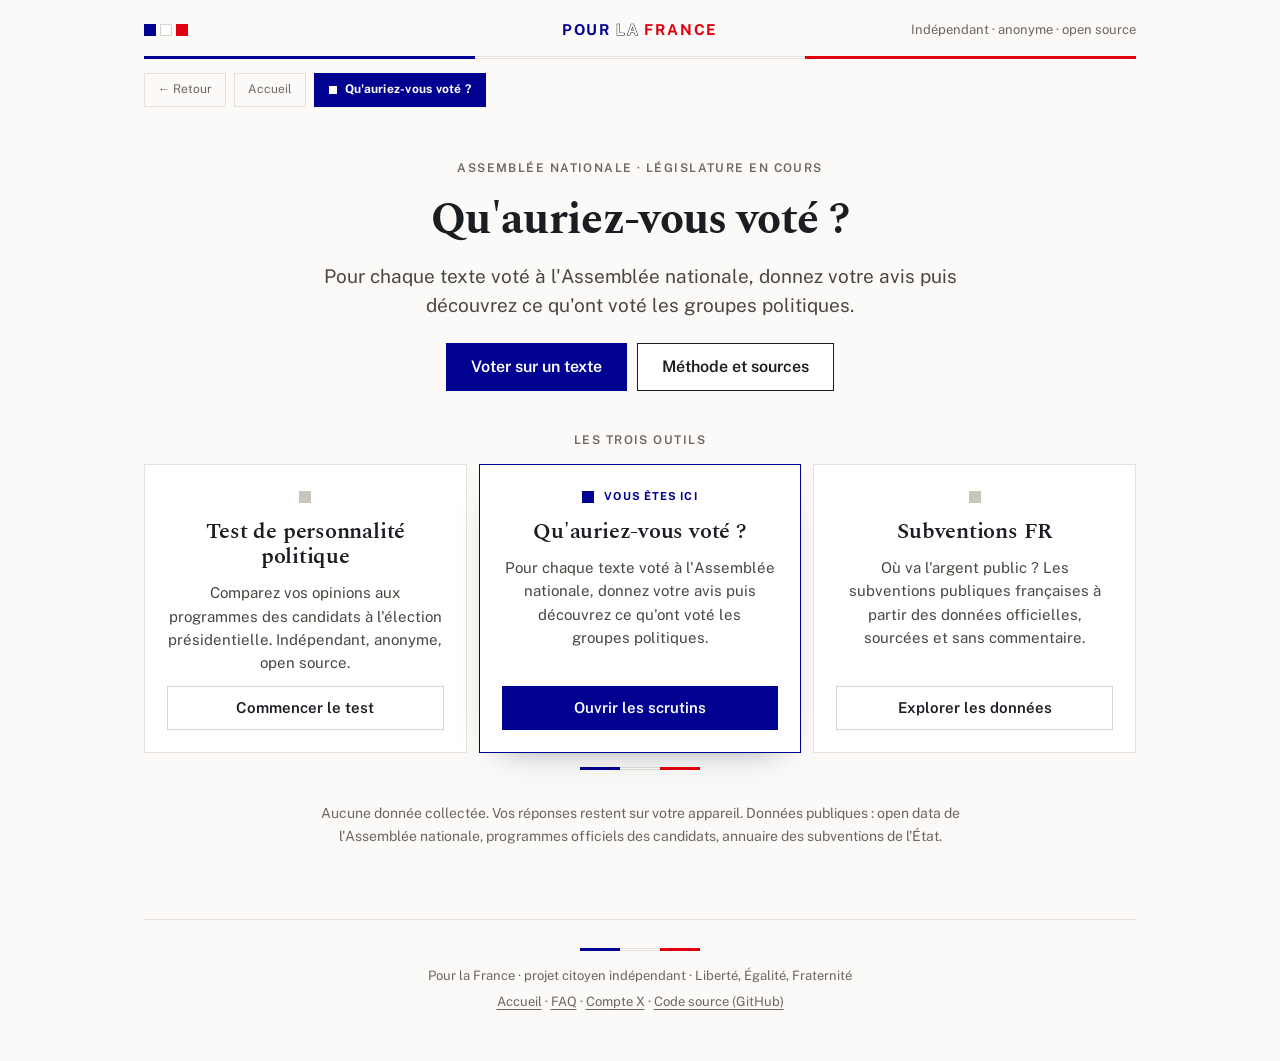
<file: index.html>
<!doctype html>
<html lang="fr">
<head>
  <meta charset="utf-8" />
  <meta name="viewport" content="width=device-width, initial-scale=1" />
  <title>Qu'auriez-vous voté ? · Votes à l'Assemblée nationale</title>
  <meta name="description" content="Pour chaque texte voté à l'Assemblée nationale, donnez votre avis, puis découvrez ce qu'ont voté les groupes politiques. Aucune donnée n'est collectée." />
  <link rel="icon" type="image/svg+xml" href="data:image/svg+xml,%3Csvg xmlns='http://www.w3.org/2000/svg' viewBox='0 0 3 2'%3E%3Crect width='1' height='2' fill='%23000091'/%3E%3Crect x='1' width='1' height='2' fill='%23fff'/%3E%3Crect x='2' width='1' height='2' fill='%23E1000F'/%3E%3C/svg%3E">
  <link rel="preconnect" href="https://fonts.googleapis.com" />
  <link rel="preconnect" href="https://fonts.gstatic.com" crossorigin />
  <link href="https://fonts.googleapis.com/css2?family=Public+Sans:wght@400;500;600;700&family=Spectral:wght@600;700&display=swap" rel="stylesheet" />
  <link rel="stylesheet" href="charte.css" />
</head>
<body class="plf">

<div class="plf-wrap">
  <header class="plf-marque">
    <span class="plf-drapeau" aria-hidden="true"><span></span><span></span><span></span></span>
    <span class="plf-marque-nom"><span class="plf-mot-bleu">Pour</span> <span class="plf-mot-blanc">la</span> <span class="plf-mot-rouge">France</span></span>
    <span class="plf-marque-devise">Indépendant · anonyme · open source</span>
  </header>
  <div class="plf-filet-tricolore" aria-hidden="true"><span></span><span></span><span></span></div>
  <nav class="plf-nav">
    <a href="index.html" onclick="if(history.length>1){history.back();return false}">← Retour</a>
    <a href="index.html">Accueil</a>
    <span class="plf-nav-site" aria-current="page">Qu'auriez-vous voté&nbsp;?</span>
  </nav>

  <main>
    <section class="plf-garde-hero">
      <span class="plf-kicker">Assemblée nationale · législature en cours</span>
      <h1>Qu'auriez-vous voté&nbsp;?</h1>
      <p>Pour chaque texte voté à l'Assemblée nationale, donnez votre avis puis découvrez ce qu'ont voté les groupes politiques.</p>
      <div class="plf-garde-actions">
        <a class="plf-btn" href="scrutins.html">Voter sur un texte</a>
        <a class="plf-btn-2" href="https://pourlafrance.github.io/Test-de-personnalite-politique/faq.html#vote">Méthode et sources</a>
      </div>
    </section>

    <section class="plf-garde-outils" aria-label="Les trois outils">
      <span class="plf-kicker">Les trois outils</span>
      <div class="plf-cartes">

        <article class="plf-carte">
          <div class="plf-carte-tete"><span class="plf-carre"></span></div>
          <h3>Test de personnalité politique</h3>
          <p>Comparez vos opinions aux programmes des candidats à l'élection présidentielle. Indépendant, anonyme, open source.</p>
          <a class="plf-carte-btn" href="https://pourlafrance.github.io/Test-de-personnalite-politique/">Commencer le test</a>
        </article>

        <article class="plf-carte plf-carte--ici">
          <div class="plf-carte-tete">
            <span class="plf-carre"></span>
            <span class="plf-ici-label">Vous êtes ici</span>
          </div>
          <h3>Qu'auriez-vous voté&nbsp;?</h3>
          <p>Pour chaque texte voté à l'Assemblée nationale, donnez votre avis puis découvrez ce qu'ont voté les groupes politiques.</p>
          <a class="plf-carte-btn" href="scrutins.html">Ouvrir les scrutins</a>
        </article>

        <article class="plf-carte">
          <div class="plf-carte-tete"><span class="plf-carre"></span></div>
          <h3>Subventions FR</h3>
          <p>Où va l'argent public&nbsp;? Les subventions publiques françaises à partir des données officielles, sourcées et sans commentaire.</p>
          <a class="plf-carte-btn" href="https://pourlafrance.github.io/subvention-FR/">Explorer les données</a>
        </article>

      </div>

      <div class="plf-filet-tricolore plf-filet-tricolore--court" aria-hidden="true"><span></span><span></span><span></span></div>
      <p class="plf-garde-methode" id="methode">Aucune donnée collectée. Vos réponses restent sur votre appareil. Données publiques&nbsp;: open data de l'Assemblée nationale, programmes officiels des candidats, annuaire des subventions de l'État.</p>
    </section>
  </main>

  <footer class="plf-pied">
    <div class="plf-filet-tricolore plf-filet-tricolore--court" aria-hidden="true"><span></span><span></span><span></span></div>
    <p>Pour la France · projet citoyen indépendant · Liberté, Égalité, Fraternité</p>
      <p>
        <a href="index.html">Accueil</a> ·
        <a href="https://pourlafrance.github.io/Test-de-personnalite-politique/faq.html">FAQ</a> ·
        <a href="https://x.com/fracoiselibre" target="_blank" rel="noopener">Compte X</a> ·
        <a href="https://github.com/pourlafrance/Votre-vote" target="_blank" rel="noopener">Code source (GitHub)</a>
      </p>
  </footer>
</div>

</body>
</html>
</file>
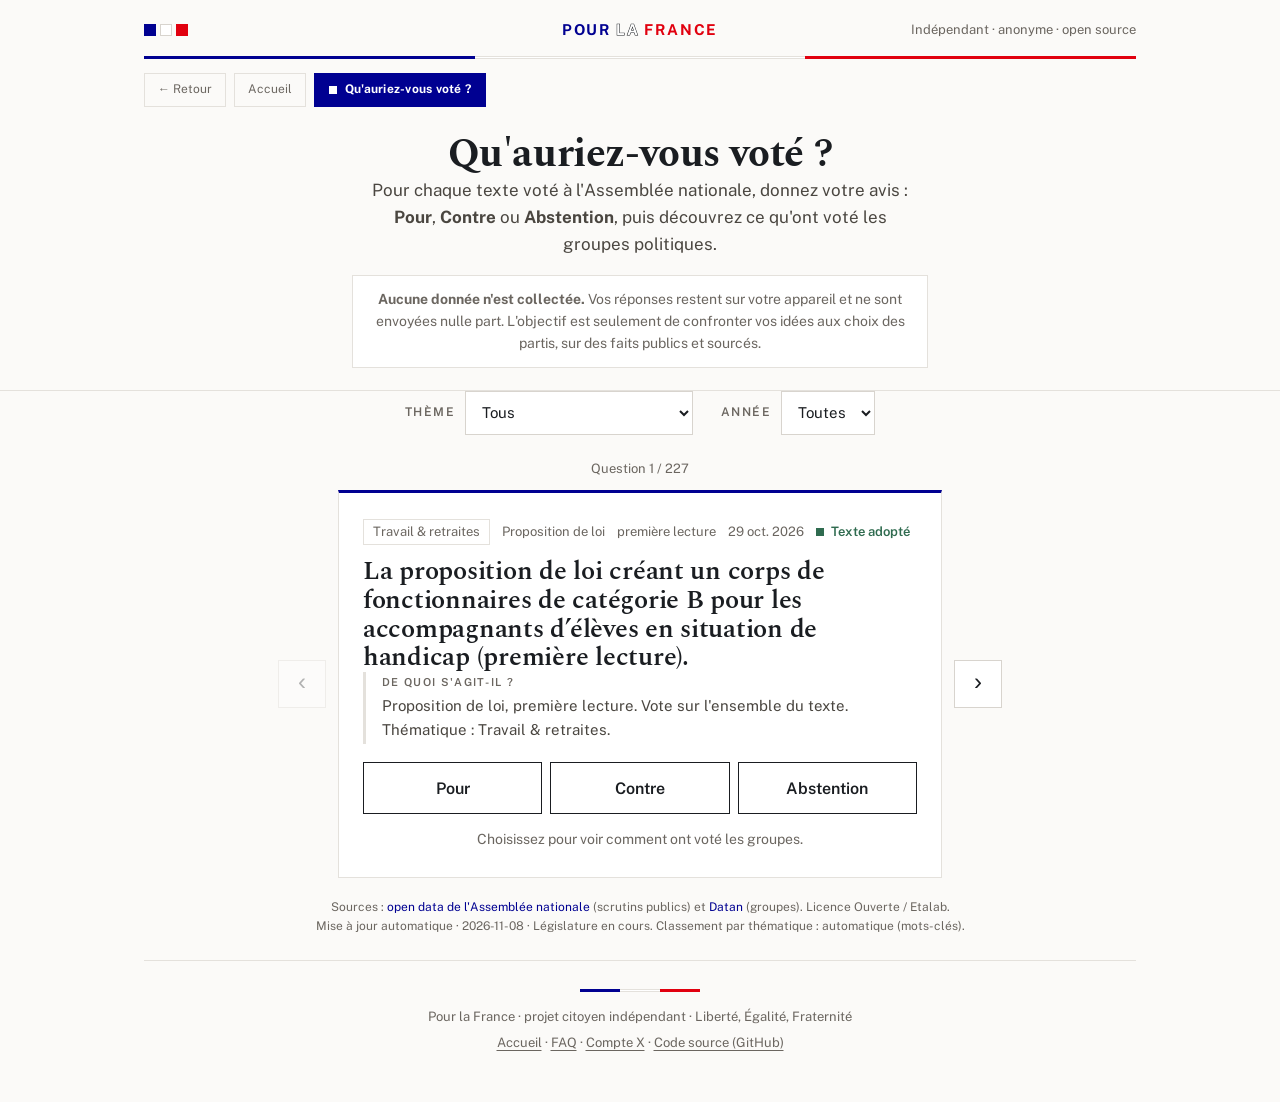
<file: scrutins.html>
<!doctype html>
<html lang="fr">
<head>
  <meta charset="utf-8" />
  <meta name="viewport" content="width=device-width, initial-scale=1" />
  <title>Les scrutins · Qu'auriez-vous voté ?</title>
  <meta name="description" content="Pour chaque texte voté à l'Assemblée nationale, donnez votre avis, puis découvrez ce qu'ont voté les groupes politiques. Aucune donnée n'est collectée." />
  <link rel="icon" type="image/svg+xml" href="data:image/svg+xml,%3Csvg xmlns='http://www.w3.org/2000/svg' viewBox='0 0 3 2'%3E%3Crect width='1' height='2' fill='%23000091'/%3E%3Crect x='1' width='1' height='2' fill='%23fff'/%3E%3Crect x='2' width='1' height='2' fill='%23E1000F'/%3E%3C/svg%3E">
  <link rel="preconnect" href="https://fonts.googleapis.com" />
  <link rel="preconnect" href="https://fonts.gstatic.com" crossorigin />
  <link href="https://fonts.googleapis.com/css2?family=Public+Sans:wght@400;500;600;700&family=Spectral:wght@600;700&display=swap" rel="stylesheet" />
  <link rel="stylesheet" href="charte.css" />
  <link rel="stylesheet" href="styles.css" />
</head>
<body class="plf">
  <a class="skip" href="#quiz">Aller aux questions</a>

  <div class="plf-wrap">
  <header class="plf-marque">
    <span class="plf-drapeau" aria-hidden="true"><span></span><span></span><span></span></span>
    <a class="plf-marque-nom" href="index.html"><span class="plf-mot-bleu">Pour</span> <span class="plf-mot-blanc">la</span> <span class="plf-mot-rouge">France</span></a>
    <span class="plf-marque-devise">Indépendant · anonyme · open source</span>
  </header>
    <div class="plf-filet-tricolore" aria-hidden="true"><span></span><span></span><span></span></div>
  <nav class="plf-nav">
    <a href="index.html" onclick="if(history.length>1){history.back();return false}">← Retour</a>
    <a href="index.html">Accueil</a>
    <span class="plf-nav-site" aria-current="page">Qu'auriez-vous voté&nbsp;?</span>
  </nav>
  </div>

  <header class="site">
    <div class="wrap">
      <h1>Qu'auriez-vous voté&nbsp;?</h1>
      <p class="lede">
        Pour chaque texte voté à l'Assemblée nationale, donnez votre avis :
        <strong>Pour</strong>, <strong>Contre</strong> ou <strong>Abstention</strong>,
        puis découvrez ce qu'ont voté les groupes politiques.
      </p>
      <p class="principe">
        <strong>Aucune donnée n'est collectée.</strong> Vos réponses restent sur votre appareil et ne sont envoyées nulle part.
        L'objectif est seulement de confronter vos idées aux choix des partis, sur des faits publics et sourcés.
      </p>
    </div>
  </header>

  <main class="wrap">
    <section class="filtres" aria-label="Filtres">
      <label class="filtre">
        <span class="flabel">Thème</span>
        <select id="themes"></select>
      </label>
      <label class="filtre">
        <span class="flabel">Année</span>
        <select id="annees"></select>
      </label>
    </section>

    <section id="quiz" aria-live="polite">
      <p id="progress" class="progress"></p>
      <div class="quiz-row">
        <button id="prev" class="nav-btn" type="button" aria-label="Texte précédent">‹</button>
        <div id="question"></div>
        <button id="next" class="nav-btn" type="button" aria-label="Texte suivant">›</button>
      </div>
    </section>
    <p class="maj">Sources : <a href="https://data.assemblee-nationale.fr/" target="_blank" rel="noopener">open data de l'Assemblée nationale</a> (scrutins publics) et <a href="https://www.data.gouv.fr/fr/datasets/deputes-actifs-de-lassemblee-nationale-informations-et-statistiques/" target="_blank" rel="noopener">Datan</a> (groupes). Licence Ouverte / Etalab.<br>Mise à jour automatique · <span id="maj"></span> · Législature en cours. Classement par thématique : automatique (mots-clés).</p>
  </main>

  <div class="plf-wrap">
    <footer class="plf-pied">
      <div class="plf-filet-tricolore plf-filet-tricolore--court" aria-hidden="true"><span></span><span></span><span></span></div>
      <p>Pour la France · projet citoyen indépendant · Liberté, Égalité, Fraternité</p>
      <p>
        <a href="index.html">Accueil</a> ·
        <a href="https://pourlafrance.github.io/Test-de-personnalite-politique/faq.html">FAQ</a> ·
        <a href="https://x.com/fracoiselibre" target="_blank" rel="noopener">Compte X</a> ·
        <a href="https://github.com/pourlafrance/Votre-vote" target="_blank" rel="noopener">Code source (GitHub)</a>
      </p>
    </footer>
  </div>

  <script src="app.js"></script>
</body>
</html>
</file>
<file: charte.css>
/*
  Charte graphique commune - Pour la France
  Partagée par : Test de personnalité politique · Qu'auriez-vous voté ? · Subventions FR
  Source : « Charte Pour la France » (document de référence).
  Ce fichier est copié à l'identique dans les trois dépôts.
*/

:root {
  /* Couleurs */
  --plf-accent: #000091;        /* Bleu République : liens, bouton principal, état actif */
  --plf-accent-hover: #1B1BC4;
  --plf-ink: #1A1D21;           /* Encre : titres et texte courant */
  --plf-texte-2: #4A4640;       /* texte secondaire */
  --plf-muted: #6B6660;         /* libellés, légendes */
  --plf-papier: #FBFAF8;        /* fond de page */
  --plf-surface: #FFFFFF;       /* surfaces, cartes */
  --plf-bord: #E4E1DC;          /* bordure unique 1 px */
  --plf-bord-2: #D8D4CE;        /* bordure bouton neutre */
  --plf-filet: #EDEBE7;         /* séparateurs légers */
  --plf-hover: #F3F1ED;         /* fond de survol */
  --plf-inactif: #C9C4BC;       /* repère géométrique inactif */
  --plf-rouge: #E1000F;         /* filet tricolore et marque */
  /* Échelle sémantique (réservée aux échelles de réponse) */
  --plf-contre: #A03A28;
  --plf-contre-2: #C06B52;
  --plf-neutre: #A8A29A;
  --plf-pour-2: #5A9376;
  --plf-pour: #2F6B4F;
  /* Typographie */
  --plf-serif: 'Spectral', Georgia, serif;
  --plf-sans: 'Public Sans', -apple-system, BlinkMacSystemFont, 'Segoe UI', Arial, sans-serif;
  --plf-mono: ui-monospace, 'SFMono-Regular', monospace;
}

/* ── Base ─────────────────────────────────────────── */
.plf * { box-sizing: border-box; }
.plf {
  margin: 0;
  background: var(--plf-papier);
  color: var(--plf-ink);
  font-family: var(--plf-sans);
  font-size: 17px;
  line-height: 1.6;
  -webkit-font-smoothing: antialiased;
}
@media (max-width: 560px) { .plf { font-size: 16px; } }
.plf a { color: var(--plf-accent); text-decoration: none; }
.plf a:hover { color: var(--plf-accent-hover); text-decoration: underline; }

.plf-wrap { max-width: 1040px; margin: 0 auto; padding: 0 24px; }
@media (max-width: 560px) { .plf-wrap { padding: 0 16px; } }

.plf h1, .plf h2, .plf h3, .plf h4 {
  font-family: var(--plf-serif);
  line-height: 1.1;
  margin: 0;
  letter-spacing: -0.01em;
}

/* Libellé sur-titre en petites capitales */
.plf-kicker {
  font-size: 12px;
  letter-spacing: 0.12em;
  text-transform: uppercase;
  color: var(--plf-muted);
  font-weight: 600;
}

/* Repère géométrique (remplace les emojis) */
.plf-carre { display: inline-block; width: 10px; height: 10px; background: var(--plf-accent); flex: none; }

/* ── Filet tricolore ──────────────────────────────── */
/* Un seul filet pleine largeur par écran ; version courte 120 px en signature. */
.plf-filet-tricolore { display: flex; height: 3px; width: 100%; }
.plf-filet-tricolore span { flex: 1; }
.plf-filet-tricolore span:nth-child(1) { background: var(--plf-accent); }
.plf-filet-tricolore span:nth-child(2) { background: #FFFFFF; border-top: 1px solid var(--plf-bord); border-bottom: 1px solid var(--plf-bord); }
.plf-filet-tricolore span:nth-child(3) { background: var(--plf-rouge); }
.plf-filet-tricolore--court { width: 120px; }

/* ── Boutons (zone cliquable 44 px minimum, angles vifs) ── */
.plf .plf-btn,
.plf .plf-btn-2 {
  display: inline-flex;
  align-items: center;
  justify-content: center;
  min-height: 48px;
  padding: 0 24px;
  font-family: var(--plf-sans);
  font-size: 16px;
  font-weight: 600;
  text-decoration: none;
  cursor: pointer;
  border-radius: 0;
}
.plf .plf-btn { background: var(--plf-accent); color: #fff; border: 1px solid var(--plf-accent); }
.plf .plf-btn:hover { background: var(--plf-accent-hover); border-color: var(--plf-accent-hover); color: #fff; text-decoration: none; }
.plf .plf-btn-2 { background: var(--plf-surface); color: var(--plf-ink); border: 1px solid var(--plf-ink); }
.plf .plf-btn-2:hover { background: var(--plf-hover); color: var(--plf-ink); text-decoration: none; }

/* ── En-tête de marque commun ─────────────────────── */
/* Trois carrés tricolores à gauche, wordmark « Pour la France » au centre. */
.plf-marque {
  display: grid;
  grid-template-columns: 1fr auto 1fr;
  align-items: center;
  gap: 12px 16px;
  padding: 18px 0 14px;
}
.plf-drapeau { display: inline-flex; gap: 4px; justify-self: start; }
.plf-drapeau span { display: block; width: 12px; height: 12px; }
.plf-drapeau span:nth-child(1) { background: var(--plf-accent); }
.plf-drapeau span:nth-child(2) { background: #FFFFFF; border: 1px solid var(--plf-bord-2); }
.plf-drapeau span:nth-child(3) { background: var(--plf-rouge); }

.plf-marque-nom {
  justify-self: center;
  font-size: 15px;
  font-weight: 700;
  letter-spacing: 0.12em;
  text-transform: uppercase;
  color: var(--plf-ink);
  white-space: nowrap;
}
a.plf-marque-nom:hover { text-decoration: none; }
.plf-mot-bleu { color: var(--plf-accent); }
.plf-mot-rouge { color: var(--plf-rouge); }
/* Mot blanc : lisible grâce au contour encre (repli encre si non supporté) */
.plf-mot-blanc { color: var(--plf-ink); }
@supports ((-webkit-text-stroke: 1px black) or (text-stroke: 1px black)) {
  .plf-mot-blanc { color: #fff; -webkit-text-stroke: 1px var(--plf-ink); paint-order: stroke fill; }
}
.plf-marque-devise { justify-self: end; font-size: 13px; color: var(--plf-muted); }
@media (max-width: 640px) {
  .plf-marque { grid-template-columns: auto 1fr; padding-top: 14px; }
  .plf-marque-nom { grid-column: 2; justify-self: center; }
  .plf-marque-devise { grid-column: 1 / -1; justify-self: center; text-align: center; }
}

/* ── Page de garde (contenu centré) ───────────────── */
.plf-garde-hero {
  display: flex;
  flex-direction: column;
  align-items: center;
  text-align: center;
  gap: 18px;
  max-width: 70ch;
  margin: 0 auto;
  padding: clamp(28px, 5vw, 52px) 0 40px;
}
.plf-garde-hero h1 {
  font-size: clamp(27px, 4.4vw, 44px);
  font-weight: 700;
  letter-spacing: -0.015em;
  line-height: 1.08;
  text-wrap: balance;
}
.plf-garde-hero p {
  margin: 0;
  font-size: clamp(17px, 2.2vw, 19px);
  line-height: 1.55;
  color: var(--plf-texte-2);
  text-wrap: pretty;
}
.plf-garde-actions { display: flex; flex-wrap: wrap; justify-content: center; gap: 10px; padding-top: 4px; }

.plf-garde-outils { display: flex; flex-direction: column; align-items: center; gap: 14px; padding-bottom: 48px; }
.plf-cartes {
  display: grid;
  grid-template-columns: repeat(auto-fit, minmax(min(260px, 100%), 1fr));
  gap: 12px;
  align-items: stretch;
  width: 100%;
}
.plf-carte {
  border: 1px solid var(--plf-bord);
  background: var(--plf-surface);
  padding: 22px;
  display: flex;
  flex-direction: column;
  align-items: center;
  text-align: center;
  gap: 12px;
  transition: border-color .15s;
  position: relative;
  cursor: pointer;
}
.plf-carte:hover { border-color: var(--plf-ink); }
.plf-carte--ici:hover { border-color: var(--plf-accent); }
/* Seule la carte mise en avant porte une ombre. */
.plf-carte--ici {
  border-color: var(--plf-accent);
  box-shadow: 0 14px 34px -24px rgba(0, 0, 40, 0.55);
}
.plf-carte-tete { display: flex; align-items: center; justify-content: center; gap: 10px; min-height: 20px; }
.plf-carte-tete .plf-carre { width: 12px; height: 12px; background: var(--plf-inactif); }
.plf-carte--ici .plf-carte-tete .plf-carre { background: var(--plf-accent); }
.plf-ici-label {
  font-size: 11px;
  letter-spacing: 0.1em;
  text-transform: uppercase;
  font-weight: 700;
  color: var(--plf-accent);
}
.plf-carte h3 { font-size: 22px; line-height: 1.15; font-weight: 600; }
.plf-carte p { margin: 0; font-size: 15px; line-height: 1.55; color: var(--plf-texte-2); flex: 1; text-wrap: pretty; }
.plf .plf-carte-btn {
  display: inline-flex;
  align-items: center;
  justify-content: center;
  min-height: 44px;
  padding: 0 18px;
  font-size: 15px;
  font-weight: 600;
  text-decoration: none;
  border: 1px solid var(--plf-bord-2);
  background: var(--plf-surface);
  color: var(--plf-ink);
  align-self: stretch;
}
.plf .plf-carte-btn:hover { border-color: var(--plf-ink); color: var(--plf-ink); text-decoration: none; }
.plf .plf-carte--ici .plf-carte-btn { background: var(--plf-accent); color: #fff; border-color: var(--plf-accent); }
.plf .plf-carte--ici .plf-carte-btn:hover { background: var(--plf-accent-hover); border-color: var(--plf-accent-hover); color: #fff; }

.plf-garde-methode {
  margin: 0 auto;
  padding: 18px 0 0;
  font-size: 14px;
  line-height: 1.6;
  color: var(--plf-muted);
  max-width: 78ch;
  text-align: center;
}

/* ── Pied de page commun (centré) ─────────────────── */
.plf-pied {
  border-top: 1px solid var(--plf-bord);
  margin-top: 24px;
  padding: 28px 0 44px;
  font-size: 13px;
  color: var(--plf-muted);
  line-height: 1.7;
  text-align: center;
}
.plf-pied .plf-filet-tricolore--court { margin: 0 auto 14px; }
.plf .plf-pied a { color: var(--plf-muted); text-decoration: underline; text-underline-offset: 3px; }
.plf .plf-pied a:hover { color: var(--plf-ink); }
.plf-pied p { margin: 0 0 4px; }

/* ── Rangée Accueil / Retour commune ──────────────── */
.plf-nav { display: flex; flex-wrap: wrap; gap: 8px; padding: 14px 0 0; }
.plf .plf-nav a { display: inline-flex; align-items: center; min-height: 34px; padding: 0 13px; border: 1px solid var(--plf-bord); color: var(--plf-muted); font-size: 12px; text-decoration: none; background: transparent; white-space: nowrap; }
.plf .plf-nav a:hover { color: var(--plf-accent); border-color: var(--plf-accent); background: var(--plf-hover); text-decoration: none; }

/* Carte entièrement cliquable : le lien du bouton couvre toute la carte */
.plf .plf-carte-btn::after { content: ""; position: absolute; inset: 0; }
.plf .plf-carte:hover .plf-carte-btn { border-color: var(--plf-ink); }
.plf .plf-carte--ici:hover .plf-carte-btn { border-color: var(--plf-accent-hover); }

/* Pastille du nom du site, dans la rangée d'onglets */
.plf .plf-nav .plf-nav-site {
  display: inline-flex; align-items: center; gap: 8px;
  min-height: 34px; padding: 0 14px;
  background: var(--plf-accent); border: 1px solid var(--plf-accent);
  color: #fff; font-size: 12px; font-weight: 700; letter-spacing: .02em; white-space: nowrap;
}
.plf .plf-nav .plf-nav-site::before { content: ""; width: 8px; height: 8px; background: #fff; flex: none; }
</file>
<file: styles.css>
/* Styles propres à l'outil « Les scrutins », sur la base de charte.css
   (chargée avant ce fichier ; tokens --plf-*). */

* { box-sizing: border-box; }
html { scroll-behavior: smooth; }
body {
  margin: 0; background: var(--plf-papier); color: var(--plf-ink);
  line-height: 1.5;
}
.wrap { width: 100%; max-width: 760px; margin: 0 auto; padding: 0 18px; }
.center { text-align: center; }
.mono { font-family: var(--plf-mono); }
.sr-only { position: absolute; width: 1px; height: 1px; overflow: hidden; clip: rect(0 0 0 0); }
.skip { position: absolute; left: -999px; }
.skip:focus { left: 8px; top: 8px; background: var(--plf-ink); color: #fff; padding: 8px 12px; z-index: 10; }

/* En-tête de page (centré) */
.site { padding: 26px 0 22px; border-bottom: 1px solid var(--plf-bord); text-align: center; }
h1 { font-family: var(--plf-serif); font-weight: 700; font-size: clamp(27px, 4.4vw, 40px); line-height: 1.08; margin: 0 0 14px; letter-spacing: -0.01em; text-wrap: balance; }
.lede { font-size: clamp(15px, 2.4vw, 17px); color: var(--plf-texte-2); margin: 0 auto 16px; max-width: 56ch; }
.principe { font-size: 14px; color: var(--plf-muted); background: var(--plf-surface); border: 1px solid var(--plf-bord); padding: 12px 16px; margin: 0 auto; max-width: 64ch; }

main { padding: 24px 0 10px; }

/* Filtres en listes déroulantes, centrés */
.filtres { display: flex; flex-wrap: wrap; justify-content: center; gap: 12px 28px; margin-bottom: 24px; }
.filtre { display: flex; align-items: center; gap: 10px; }
.flabel { font-size: 12px; text-transform: uppercase; letter-spacing: .12em; color: var(--plf-muted); font-weight: 600; }
select { font: inherit; font-size: 15px; color: var(--plf-ink); background: var(--plf-surface); border: 1px solid var(--plf-bord-2); min-height: 44px; padding: 0 12px; cursor: pointer; border-radius: 0; }
select:hover { border-color: var(--plf-ink); }
select:focus { outline: 2px solid var(--plf-accent); outline-offset: 1px; }

/* Carte question */
.progress { font-size: 13px; color: var(--plf-muted); margin-bottom: 10px; text-align: center; }
.texte { background: var(--plf-surface); border: 1px solid var(--plf-bord); border-top: 3px solid var(--plf-accent); padding: 26px 24px; }
.t-meta { display: flex; gap: 12px; flex-wrap: wrap; align-items: center; font-size: 13px; color: var(--plf-muted); margin-bottom: 12px; }
.t-theme { background: var(--plf-surface); border: 1px solid var(--plf-bord); padding: 2px 9px; }
.t-sort { font-weight: 600; display: inline-flex; align-items: center; gap: 7px; }
.t-sort::before { content: ""; display: block; width: 8px; height: 8px; }
.t-sort.adopte { color: var(--plf-pour); }
.t-sort.adopte::before { background: var(--plf-pour); }
.t-sort.rejete { color: var(--plf-contre); }
.t-sort.rejete::before { background: var(--plf-contre); }
.t-titre { font-family: var(--plf-serif); font-size: clamp(20px, 3vw, 26px); font-weight: 600; margin: 0 0 12px; line-height: 1.22; max-width: 44ch; text-wrap: pretty; }
.t-contexte { font-size: 15px; color: var(--plf-texte-2); margin: 0 0 18px; padding: 2px 0 2px 16px; border-left: 3px solid var(--plf-bord); }
.t-contexte .ctx-label { display: block; font-size: 11px; text-transform: uppercase; letter-spacing: .12em; color: var(--plf-muted); font-weight: 600; margin-bottom: 3px; }

.choix { display: grid; grid-template-columns: repeat(auto-fit, minmax(min(140px, 100%), 1fr)); gap: 8px; }
.choix button { border: 1px solid var(--plf-ink); background: var(--plf-surface); font: inherit; font-size: 16px; font-weight: 600; color: var(--plf-ink); min-height: 52px; padding: 10px; cursor: pointer; transition: .12s; }
.choix button:hover { background: var(--plf-hover); }
.choix button.sel[data-v="pour"] { background: var(--plf-pour); border-color: var(--plf-pour); color: #fff; }
.choix button.sel[data-v="contre"] { background: var(--plf-contre); border-color: var(--plf-contre); color: #fff; }
.choix button.sel[data-v="abstention"] { background: var(--plf-neutre); border-color: var(--plf-neutre); color: #fff; }

.hint { font-size: 14px; color: var(--plf-muted); margin: 14px 0 0; text-align: center; }

.reveal { margin-top: 16px; border-top: 1px solid var(--plf-filet); padding-top: 16px; }
.reveal h4 { margin: 0 0 8px; font-family: var(--plf-sans); font-size: 11px; text-transform: uppercase; letter-spacing: .12em; color: var(--plf-muted); font-weight: 600; }
.groupes { display: grid; gap: 6px; }
.grp { display: grid; grid-template-columns: 1fr auto auto; gap: 10px; align-items: center; font-size: 14px; padding: 6px 8px; }
.grp.match { background: var(--plf-hover); }
.grp-pos { font-weight: 600; font-size: 13px; padding: 1px 9px; white-space: nowrap; }
.grp-pos.pour { color: var(--plf-pour); background: #EEF3EF; }
.grp-pos.contre { color: var(--plf-contre); background: #F7EFEC; }
.grp-pos.abstention { color: var(--plf-muted); background: var(--plf-hover); }
.grp-detail { color: var(--plf-muted); font-size: 12px; white-space: nowrap; }
.accord { font-size: 14px; margin: 12px 0 0; }
.legend { font-size: 12px; color: var(--plf-muted); margin: 8px 0 0; }
.t-lien { display: inline-block; margin-top: 12px; font-size: 14px; }

/* Navigation précédent / suivant */
.quiz-row { display: flex; align-items: center; gap: 12px; }
.quiz-row #question { flex: 1; min-width: 0; }
.nav-btn {
  flex: none; width: 48px; height: 48px;
  border: 1px solid var(--plf-bord-2); background: var(--plf-surface); color: var(--plf-ink);
  font-size: 24px; line-height: 1; cursor: pointer; display: grid; place-items: center;
  transition: .12s; padding: 0; padding-bottom: 3px;
}
.nav-btn:hover:not(:disabled) { border-color: var(--plf-ink); }
.nav-btn:disabled { opacity: .32; cursor: default; }
.nav-btn.hidden { display: none; }

.empty { color: var(--plf-muted); padding: 36px 0; text-align: center; }

/* Pied de page : charte (plf-pied) + compléments */
.maj { margin-top: 20px; text-align: center; font-size: 12px; color: var(--plf-muted); }

@media (max-width: 560px) {
  .grp { grid-template-columns: 1fr auto; }
  .grp-detail { display: none; }
  .quiz-row { flex-wrap: wrap; justify-content: center; gap: 10px; }
  .quiz-row #question { flex: 1 1 100%; order: -1; }
  .nav-btn { width: 44px; height: 44px; font-size: 22px; }
  .texte { padding: 18px 16px; }
}
@media (prefers-reduced-motion: reduce) { html { scroll-behavior: auto; } * { transition: none !important; } }
</file>
